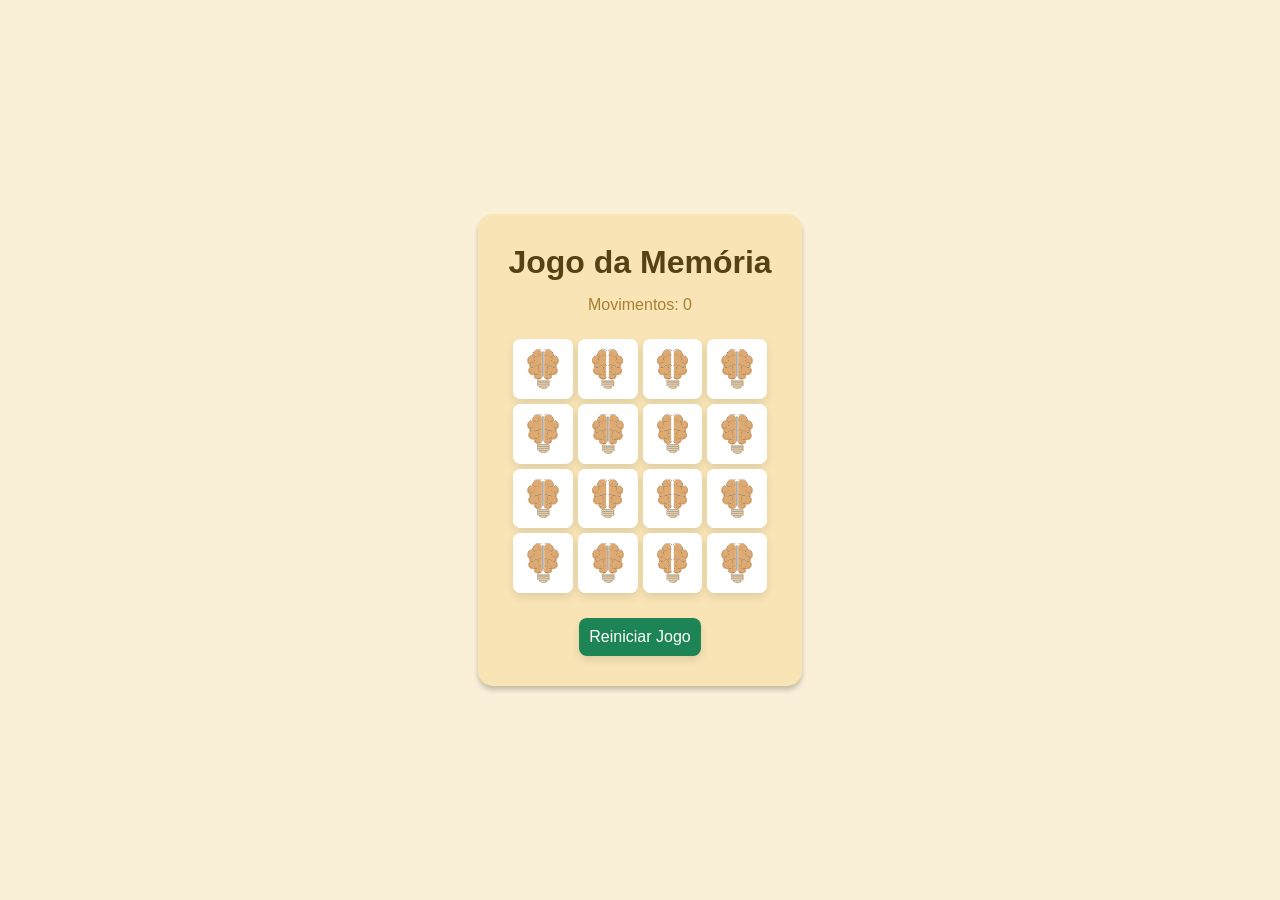
<file: PROJETO_MEMORIA/index.html>
<!DOCTYPE html>
<html lang="pt-br">
<head>
    <meta charset="UTF-8">
    <meta name="viewport" content="width=device-width, initial-scale=1.0">
    <title>Jogo da Memória</title>
    <link rel="icon" href="assets/img/icon-memoria.png" type="imagem/x-icon">
    <link rel="stylesheet" href="style.css">
</head>

<body>
    <div class = "game-container">
        <h1>Jogo da Memória</h1>
        <div class="score-board">
            <p>Movimentos: <span id="moves-count">0</span></p>
        </div>
        <div class="memory-game" id="memory-game"></div>
        <button id="restart-button">Reiniciar Jogo</button>
    </div>    

    <script src="script.js"></script>
</body>
</html>
</file>
<file: PROJETO_MEMORIA/style.css>
@charset "utf-8"; 

* {
    box-sizing: border-box;
    margin: 0;
    padding: 0;
}

body {
    font-family: 'Arial', sans-serif;
    display: flex;
    flex-direction: column;
    justify-content: flex-start;
    align-items: center;
    min-height: 100vh;
    background-color: #faefd7;
    overflow-y: auto;
    overflow-x: hidden;
}

.game-container {
    background-color: #f8e4b5;
    padding: 15px;
    border-radius: 15px;
    box-shadow: 0 4px 5px rgba(0, 0, 0, 0.2);
    text-align: center;
    max-width: 600px;
    margin-top: 10px;
    margin-bottom: 10px;
}

h1{
    color: #564115;
    margin-bottom: 15px;
    font-size: clamp(1em, 5vw, 2em);
}

p {
    color: #a78131;
}

.score-board {
    font-size: clamp(1em, 2vw, 0.8em);
    color: #e8ce94;
    margin-bottom: 20px;
    font-weight: 500;
}

.memory-game {
    display: grid;
    grid-template-columns: repeat(4, 0.5fr);
    grid-template-rows: repeat(4, 0.5fr);
    gap: clamp(5px, 0.5vw, 5px);
    width: 100%;
    aspect-ratio: 1 / 1;
    perspective: 1000px;
    margin: auto;
    padding: 5px;
}

.memory-card {
    width: 100%;
    height: 100%;
    position: relative;
    transform-style: preserve-3d;
    transition: transform 0.5s;
    cursor: pointer;
    border-radius: 8px;
    box-shadow: 0 4px 8px rgba(0, 0, 0, 0.1);
    transform-origin: center center;
}

.memory-card.flip {
    transform: rotateY(180deg);
}

.memory-card.match {
    cursor: default;
    pointer-events: none;
    filter: grayscale(100%)
}

.front-face,
.back-face {
    width: 100%;
    height: 100%; 
    position: absolute;
    top: 0;
    left: 0;
    border-radius: 8px;
    backface-visibility: hidden;
    object-fit: contain;
    background-color: #ffffff;
}

.front-face {
    transform: rotateY(180deg);
}

.back-face {
    background-image: url(assets/img/icon-memoria.png);
    background-size: cover;
    background-position: center;
}

#restart-button {
    margin-top: 20px;
    padding: 10px;
    font-size: clamp(1em, 2vw, 1em);
    background-color: #1c8455;
    color: white;
    border: none;
    border-radius: 8px;
    cursor: pointer;
    transition: background-color 0.3s ease, transform 0.2s ease;
    box-shadow: 0 4px 8px rgba(0, 0, 0, 0.1)
}

#restart-button:hover {
    background-color: #fff9ec;
    transform: translateY(-2px);
}
@media (min-width: 768px) {
    body {
        justify-content: center;
    }
    .game-container {
        padding: 30px;
        margin-top: auto;
        margin-bottom: auto;
    }
}
</file>
